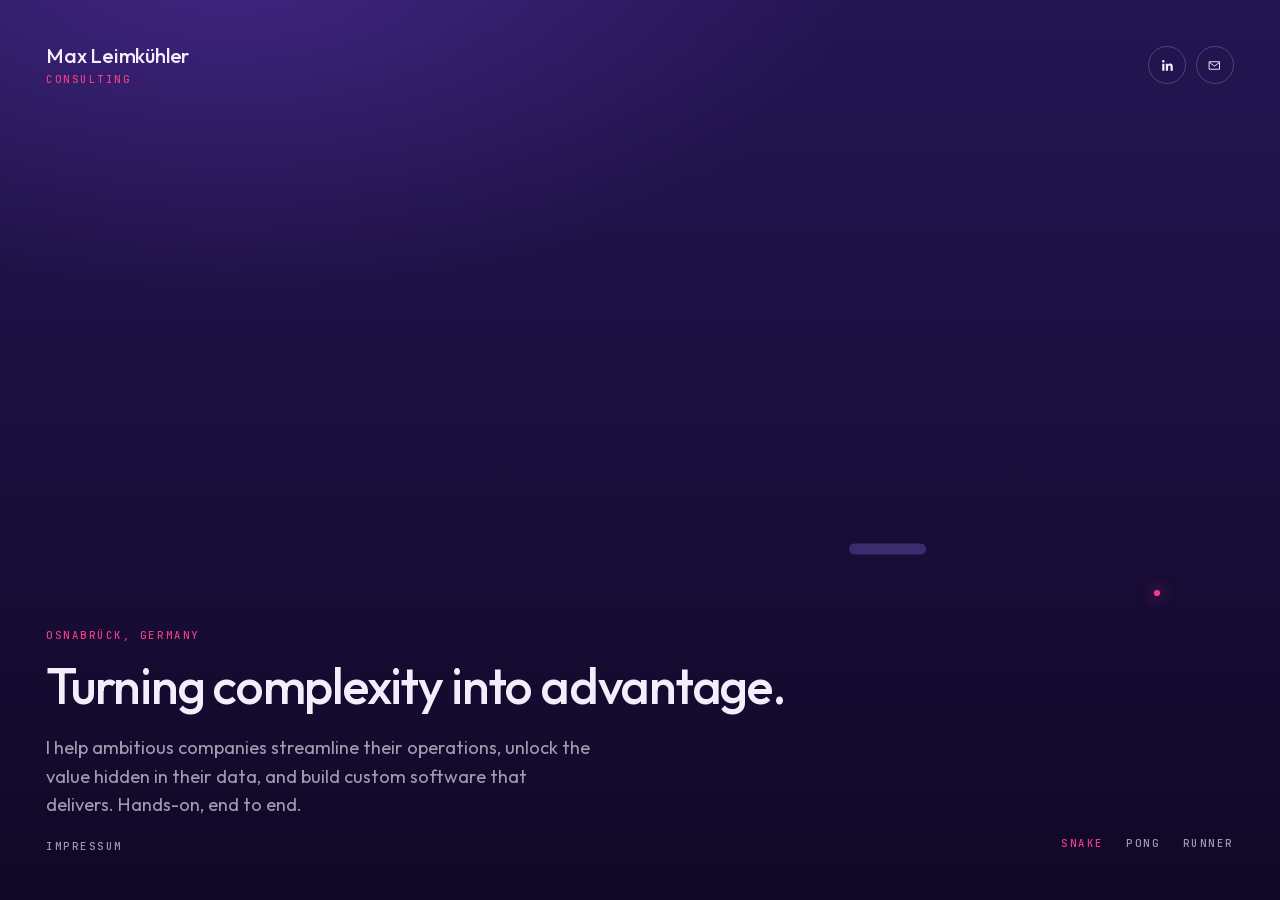
<file: index.html>
<!doctype html>
<html lang="en">
<head>
  <meta charset="utf-8">
  <meta name="viewport" content="width=device-width, initial-scale=1">
  <title>Max Leimkühler Consulting</title>
  <meta name="description" content="Independent consultant in Osnabrück, Germany. Custom software development, operational excellence and complex data analysis for ambitious companies.">
  <meta name="theme-color" content="#1a0f3d">
  <meta property="og:type" content="website">
  <meta property="og:url" content="https://maxleimkuehler.de/">
  <meta property="og:title" content="Max Leimkühler Consulting">
  <meta property="og:description" content="Turning complexity into advantage. Custom software development, operational excellence and complex data analysis.">
  <meta property="og:image" content="https://maxleimkuehler.de/assets/share.png">
  <meta property="og:image:width" content="1200">
  <meta property="og:image:height" content="1200">
  <meta name="twitter:card" content="summary">
  <link rel="icon" href="data:image/svg+xml,%3Csvg xmlns='http://www.w3.org/2000/svg' viewBox='0 0 32 32'%3E%3Crect width='32' height='32' rx='8' fill='%231a0f3d'/%3E%3Ccircle cx='16' cy='16' r='6' fill='%23ee3d86'/%3E%3C/svg%3E">
  <link rel="stylesheet" href="css/style.css">
</head>
<body class="page-play">
  <canvas id="stage" aria-hidden="true"></canvas>

  <a class="brand" href="./" data-obstacle aria-label="Max Leimkühler Consulting, home">
    <span class="brand-name">Max Leimkühler</span>
    <span class="brand-role label">Consulting</span>
  </a>

  <nav class="contact" aria-label="Contact" data-obstacle>
    <a class="icon-link" href="https://www.linkedin.com/in/maxleimkuehler/" target="_blank" rel="noopener" aria-label="LinkedIn profile">
      <svg viewBox="0 0 24 24" fill="currentColor" aria-hidden="true"><path d="M20.447 20.452h-3.554v-5.569c0-1.328-.027-3.037-1.852-3.037-1.853 0-2.136 1.445-2.136 2.939v5.667H9.351V9h3.414v1.561h.046c.477-.9 1.637-1.85 3.37-1.85 3.601 0 4.267 2.37 4.267 5.455v6.286zM5.337 7.433c-1.144 0-2.063-.926-2.063-2.065 0-1.138.92-2.063 2.063-2.063 1.14 0 2.064.925 2.064 2.063 0 1.139-.925 2.065-2.064 2.065zm1.782 13.019H3.555V9h3.564v11.452z"/></svg>
    </a>
    <a class="icon-link" href="#" data-mail aria-label="Send an email">
      <svg viewBox="0 0 24 24" fill="none" stroke="currentColor" stroke-width="1.5" stroke-linecap="round" stroke-linejoin="round" aria-hidden="true"><path d="M4 6h16v12H4z"/><path d="M4 7l8 6 8-6"/></svg>
    </a>
  </nav>

  <main class="intro" data-obstacle>
    <p class="kicker label">Osnabrück, Germany</p>
    <h1>Turning complexity into advantage.</h1>
    <p class="lede">I help ambitious companies streamline their operations, unlock the value hidden in their data, and build custom software that delivers. Hands-on, end to end.</p>
  </main>

  <footer class="legal label" data-obstacle>
    <a href="impressum.html">Impressum</a>
  </footer>

  <nav class="games label" aria-label="Background game" data-obstacle>
    <button type="button" class="game-tab is-active" data-game="snake" aria-pressed="true">Snake</button>
    <button type="button" class="game-tab" data-game="pong" aria-pressed="false">Pong</button>
    <button type="button" class="game-tab" data-game="runner" aria-pressed="false">Runner</button>
  </nav>

  <script src="js/snake-core.js"></script>
  <script src="js/pong-core.js"></script>
  <script src="js/runner-core.js"></script>
  <script src="js/host.js"></script>
  <script src="js/snake.js"></script>
  <script src="js/pong.js"></script>
  <script src="js/runner.js"></script>
  <script src="js/contact.js"></script>
</body>
</html>
</file>
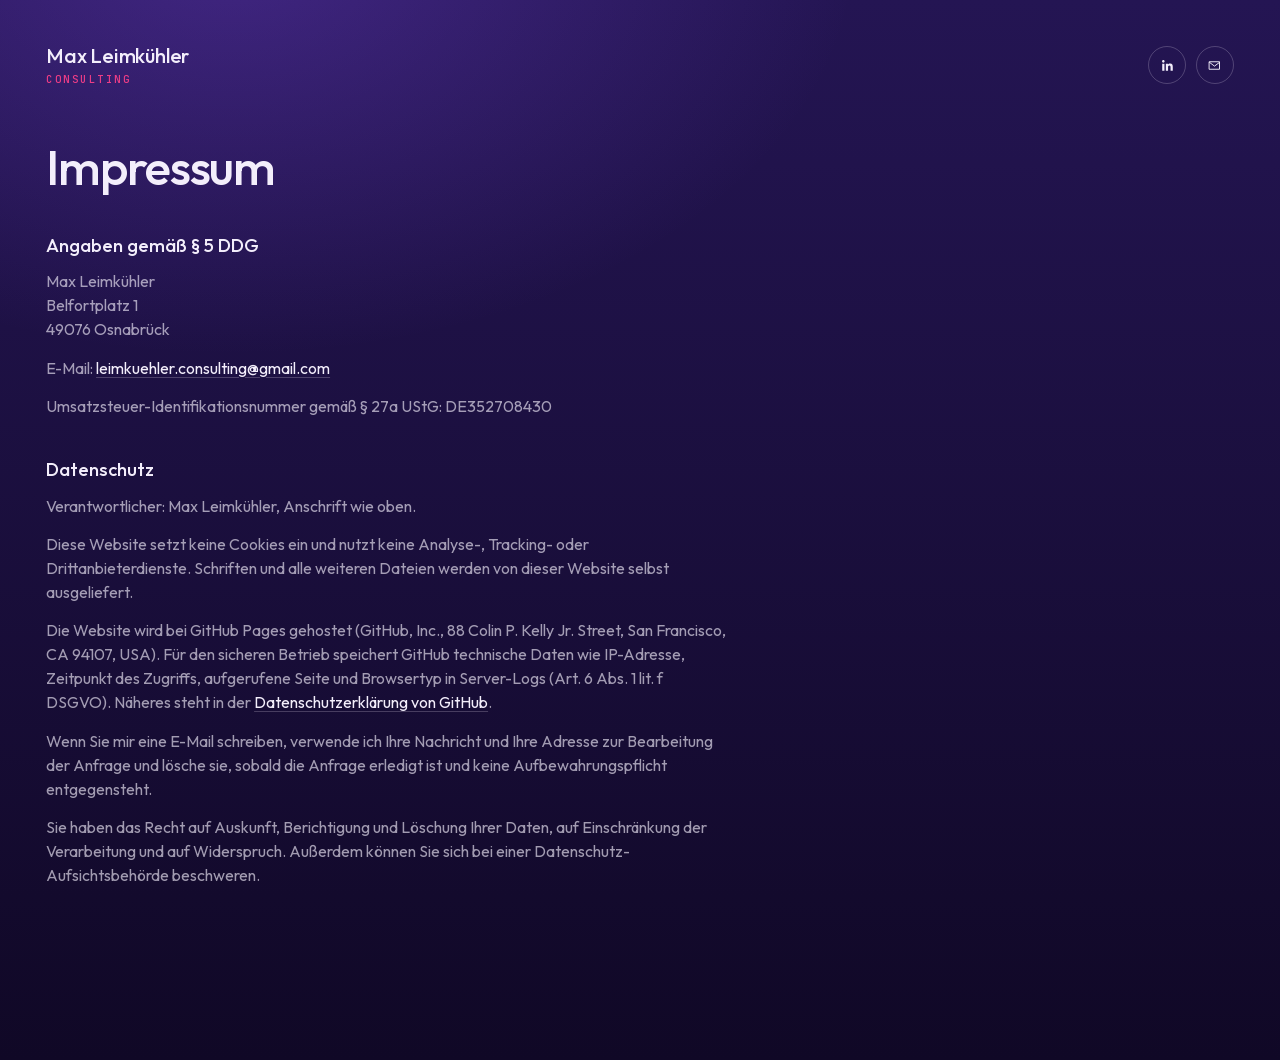
<file: impressum.html>
<!doctype html>
<html lang="de">
<head>
  <meta charset="utf-8">
  <meta name="viewport" content="width=device-width, initial-scale=1">
  <title>Impressum · Max Leimkühler Consulting</title>
  <meta name="robots" content="noindex">
  <meta name="theme-color" content="#1a0f3d">
  <link rel="icon" href="data:image/svg+xml,%3Csvg xmlns='http://www.w3.org/2000/svg' viewBox='0 0 32 32'%3E%3Crect width='32' height='32' rx='8' fill='%231a0f3d'/%3E%3Ccircle cx='16' cy='16' r='6' fill='%23ee3d86'/%3E%3C/svg%3E">
  <link rel="stylesheet" href="css/style.css">
</head>
<body class="page-legal">
  <a class="brand" href="index.html" aria-label="Max Leimkühler Consulting, Startseite">
    <span class="brand-name">Max Leimkühler</span>
    <span class="brand-role label">Consulting</span>
  </a>

  <nav class="contact" aria-label="Kontakt">
    <a class="icon-link" href="https://www.linkedin.com/in/maxleimkuehler/" target="_blank" rel="noopener" aria-label="LinkedIn-Profil">
      <svg viewBox="0 0 24 24" fill="currentColor" aria-hidden="true"><path d="M20.447 20.452h-3.554v-5.569c0-1.328-.027-3.037-1.852-3.037-1.853 0-2.136 1.445-2.136 2.939v5.667H9.351V9h3.414v1.561h.046c.477-.9 1.637-1.85 3.37-1.85 3.601 0 4.267 2.37 4.267 5.455v6.286zM5.337 7.433c-1.144 0-2.063-.926-2.063-2.065 0-1.138.92-2.063 2.063-2.063 1.14 0 2.064.925 2.064 2.063 0 1.139-.925 2.065-2.064 2.065zm1.782 13.019H3.555V9h3.564v11.452z"/></svg>
    </a>
    <a class="icon-link" href="#" data-mail aria-label="E-Mail schreiben">
      <svg viewBox="0 0 24 24" fill="none" stroke="currentColor" stroke-width="1.5" stroke-linecap="round" stroke-linejoin="round" aria-hidden="true"><path d="M4 6h16v12H4z"/><path d="M4 7l8 6 8-6"/></svg>
    </a>
  </nav>

  <main class="page">
    <h1>Impressum</h1>

    <h2>Angaben gemäß § 5 DDG</h2>
    <address>
      Max Leimkühler<br>
      Belfortplatz 1<br>
      49076 Osnabrück
    </address>
    <p>E-Mail: <a href="#" data-mail data-mail-text>wird angezeigt, wenn JavaScript aktiv ist</a></p>
    <p>Umsatzsteuer-Identifikationsnummer gemäß § 27a UStG: DE352708430</p>

    <h2 id="datenschutz">Datenschutz</h2>
    <p>Verantwortlicher: Max Leimkühler, Anschrift wie oben.</p>
    <p>Diese Website setzt keine Cookies ein und nutzt keine Analyse-, Tracking- oder Drittanbieterdienste. Schriften und alle weiteren Dateien werden von dieser Website selbst ausgeliefert.</p>
    <p>Die Website wird bei GitHub Pages gehostet (GitHub, Inc., 88 Colin P. Kelly Jr. Street, San Francisco, CA 94107, USA). Für den sicheren Betrieb speichert GitHub technische Daten wie IP-Adresse, Zeitpunkt des Zugriffs, aufgerufene Seite und Browsertyp in Server-Logs (Art. 6 Abs. 1 lit. f DSGVO). Näheres steht in der <a href="https://docs.github.com/site-policy/privacy-policies/github-general-privacy-statement" target="_blank" rel="noopener">Datenschutzerklärung von GitHub</a>.</p>
    <p>Wenn Sie mir eine E-Mail schreiben, verwende ich Ihre Nachricht und Ihre Adresse zur Bearbeitung der Anfrage und lösche sie, sobald die Anfrage erledigt ist und keine Aufbewahrungspflicht entgegensteht.</p>
    <p>Sie haben das Recht auf Auskunft, Berichtigung und Löschung Ihrer Daten, auf Einschränkung der Verarbeitung und auf Widerspruch. Außerdem können Sie sich bei einer Datenschutz-Aufsichtsbehörde beschweren.</p>
  </main>

  <script src="js/contact.js"></script>
</body>
</html>
</file>
<file: css/style.css>
/* Max Leimkühler Consulting */

@font-face {
  font-family: 'Outfit';
  src: url('../fonts/Outfit-latin.woff2') format('woff2');
  font-weight: 100 900;
  font-style: normal;
  font-display: swap;
}
@font-face {
  font-family: 'JetBrains Mono';
  src: url('../fonts/JetBrainsMono-latin.woff2') format('woff2');
  font-weight: 100 800;
  font-style: normal;
  font-display: swap;
}

:root {
  --bg-top: #241553;
  --bg-bottom: #100826;
  --glow: rgba(126, 74, 230, 0.32);
  --ink: #f3eefb;
  --ink-soft: rgba(243, 238, 251, 0.64);
  --ink-faint: rgba(243, 238, 251, 0.22);
  --accent: #ee3d86;
  --pad: clamp(20px, 3.6vw, 56px);
  --sans: 'Outfit', 'Avenir Next', 'Helvetica Neue', Arial, sans-serif;
  --mono: 'JetBrains Mono', 'SF Mono', Menlo, Consolas, monospace;
  color-scheme: dark;
}

* { box-sizing: border-box; }

html { margin: 0; background: var(--bg-bottom); }

body {
  margin: 0;
  min-height: 100vh;
  min-height: 100dvh;
  background:
    radial-gradient(70% 55% at 18% -5%, var(--glow), transparent 70%),
    linear-gradient(180deg, var(--bg-top) 0%, var(--bg-bottom) 100%);
  color: var(--ink);
  font-family: var(--sans);
  font-size: 1rem;
  line-height: 1.5;
  -webkit-font-smoothing: antialiased;
  display: grid;
  grid-template-columns: 1fr auto;
  grid-template-rows: auto 1fr auto auto;
  gap: 2rem;
  padding: var(--pad);
}

/* Swipes on the play page steer the game; the browser must not pan the page on them.
   Pinch zoom stays allowed where the keyword is known, otherwise everything is off. */
.page-play { touch-action: none; touch-action: pinch-zoom; }

/* Layers: canvas behind everything, content above it. */
#stage {
  position: fixed;
  inset: 0;
  width: 100%;
  height: 100%;
  z-index: 0;
  pointer-events: none;
}
.brand, .contact, .intro, .legal, .games, .page { position: relative; z-index: 1; }

/* A text block steps back while the player's snake runs behind it. */
.brand, .contact, .intro, .legal { transition: opacity 0.35s; }
.is-dimmed { opacity: 0.35; }

/* Small tracked labels (wordmark role, kicker, footer). */
.label {
  font-family: var(--mono);
  font-size: 0.66rem;
  font-weight: 500;
  letter-spacing: 0.24em;
  text-transform: uppercase;
  line-height: 1.4;
}

/* Top left */
.brand {
  grid-column: 1;
  grid-row: 1;
  justify-self: start;
  align-self: start;
  display: flex;
  flex-direction: column;
  gap: 0.35rem;
  color: inherit;
  text-decoration: none;
}
.brand-name {
  font-weight: 500;
  font-size: 1.25rem;
  letter-spacing: -0.01em;
  line-height: 1;
}
.brand-role { color: var(--accent); }

/* Top right */
.contact {
  grid-column: 2;
  grid-row: 1;
  align-self: start;
  display: flex;
  justify-content: flex-end;
  gap: 0.6rem;
}
.icon-link {
  width: 38px;
  height: 38px;
  border-radius: 50%;
  border: 1px solid var(--ink-faint);
  display: grid;
  place-items: center;
  color: var(--ink);
  transition: border-color 0.2s, color 0.2s;
}
.icon-link svg { width: 15px; height: 15px; display: block; }
.icon-link:hover { border-color: var(--accent); color: var(--accent); }

/* Bottom left */
.intro {
  grid-column: 1;
  grid-row: 3;
  align-self: end;
  max-width: 66rem;
}
.kicker { margin: 0 0 1.1rem; color: var(--accent); }
h1 {
  margin: 0;
  font-weight: 500;
  font-size: clamp(1.9rem, 3.4vw + 0.4rem, 3.9rem);
  line-height: 1.04;
  letter-spacing: -0.025em;
  text-wrap: balance;
}
.lede {
  margin: 1.4rem 0 0;
  max-width: 46ch;
  color: var(--ink-soft);
  font-size: clamp(1rem, 0.9rem + 0.3vw, 1.15rem);
  line-height: 1.55;
}

/* Bottom left, under the intro */
.legal {
  grid-column: 1;
  grid-row: 4;
  align-self: end;
  justify-self: start;
  display: flex;
  flex-wrap: wrap;
  align-items: baseline;
  gap: 0.5rem 1.5rem;
  margin-top: -0.75rem;
  color: var(--ink-soft);
}
.legal a { color: inherit; text-decoration: none; }
.legal a:hover { color: var(--accent); }

/* Bottom right: which game runs in the background */
.games {
  grid-column: 2;
  grid-row: 3 / 5;
  align-self: end;
  justify-self: end;
  display: flex;
  gap: 1.4rem;
}
.game-tab {
  font: inherit;
  letter-spacing: inherit;
  text-transform: inherit;
  padding: 0.2rem 0;
  border: 0;
  background: none;
  color: var(--ink-soft);
  cursor: pointer;
  transition: color 0.2s;
}
.game-tab:hover { color: var(--ink); }
.game-tab.is-active { color: var(--accent); }

/* Legal notice page */
.page {
  grid-column: 1 / -1;
  grid-row: 2;
  max-width: 62ch;
  padding-block: 1.5rem 3rem;
}
.page h1 {
  font-size: clamp(2rem, 2.6vw + 1rem, 3.2rem);
  margin: 0 0 0.4rem;
}
.page h2 {
  font-size: 1.15rem;
  font-weight: 500;
  margin: 2.4rem 0 0.6rem;
}
.page p, .page address { margin: 0 0 0.9rem; color: var(--ink-soft); }
.page address { font-style: normal; }
.page a {
  color: var(--ink);
  text-decoration: underline;
  text-decoration-color: var(--ink-faint);
  text-underline-offset: 0.2em;
}
.page a:hover { color: var(--accent); text-decoration-color: currentColor; }
:focus-visible {
  outline: 2px solid var(--accent);
  outline-offset: 4px;
  border-radius: 2px;
}
.icon-link:focus-visible { border-radius: 50%; }

@media (max-width: 720px) {
  body { gap: 1.5rem; }
  .intro { grid-column: 1 / -1; grid-row: 3; }
  .legal { grid-column: 1 / -1; grid-row: 4; margin-top: -0.5rem; }
  .games { display: none; } /* phones get Snake only */
}
</file>
